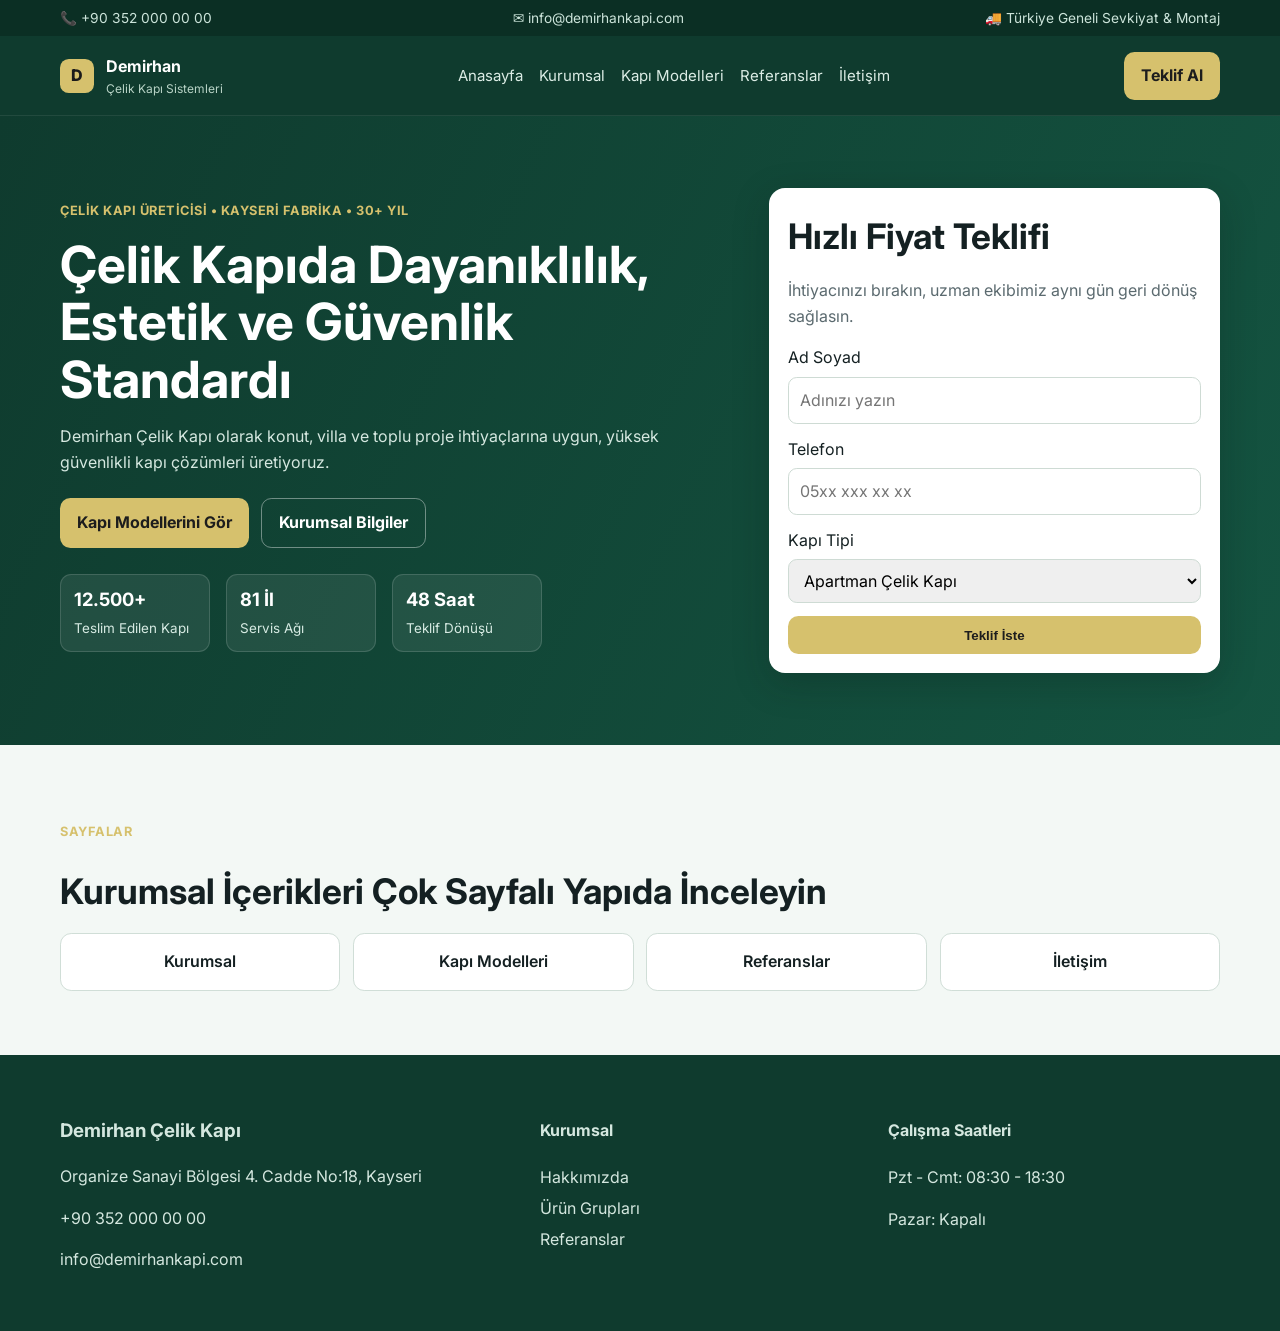
<file: index.html>
<!DOCTYPE html>
<html lang="tr">
  <head>
    <meta charset="UTF-8" />
    <meta name="viewport" content="width=device-width, initial-scale=1.0" />
    <title>Demirhan Çelik Kapı | Anasayfa</title>
    <meta name="description" content="Demirhan Çelik Kapı kurumsal web sitesi anasayfası." />
    <link rel="preconnect" href="https://fonts.googleapis.com" />
    <link rel="preconnect" href="https://fonts.gstatic.com" crossorigin />
    <link href="https://fonts.googleapis.com/css2?family=Inter:wght@400;500;600;700;800&display=swap" rel="stylesheet" />
    <link rel="stylesheet" href="styles.css" />
  </head>
  <body>
    <div class="contact-strip">
      <div class="container strip-inner">
        <span>📞 +90 352 000 00 00</span>
        <span>✉️ info@demirhankapi.com</span>
        <span>🚚 Türkiye Geneli Sevkiyat & Montaj</span>
      </div>
    </div>

    <header class="topbar">
      <div class="container topbar-inner">
        <a href="index.html" class="logo">
          <span class="logo-mark">D</span>
          <span><strong>Demirhan</strong><small>Çelik Kapı Sistemleri</small></span>
        </a>
        <nav class="nav-links">
          <a href="index.html">Anasayfa</a>
          <a href="kurumsal.html">Kurumsal</a>
          <a href="urunler.html">Kapı Modelleri</a>
          <a href="referanslar.html">Referanslar</a>
          <a href="iletisim.html">İletişim</a>
        </nav>
        <a href="iletisim.html" class="btn btn-primary">Teklif Al</a>
      </div>
    </header>

    <main>
      <section class="hero">
        <div class="container hero-grid">
          <div>
            <p class="tag">Çelik Kapı Üreticisi • Kayseri Fabrika • 30+ Yıl</p>
            <h1>Çelik Kapıda Dayanıklılık, Estetik ve Güvenlik Standardı</h1>
            <p class="hero-text">
              Demirhan Çelik Kapı olarak konut, villa ve toplu proje ihtiyaçlarına uygun, yüksek güvenlikli kapı çözümleri üretiyoruz.
            </p>
            <div class="hero-actions">
              <a href="urunler.html" class="btn btn-primary">Kapı Modellerini Gör</a>
              <a href="kurumsal.html" class="btn btn-outline">Kurumsal Bilgiler</a>
            </div>
            <ul class="stats">
              <li><strong>12.500+</strong><span>Teslim Edilen Kapı</span></li>
              <li><strong>81 İl</strong><span>Servis Ağı</span></li>
              <li><strong>48 Saat</strong><span>Teklif Dönüşü</span></li>
            </ul>
          </div>
          <aside class="hero-panel">
            <h2>Hızlı Fiyat Teklifi</h2>
            <p>İhtiyacınızı bırakın, uzman ekibimiz aynı gün geri dönüş sağlasın.</p>
            <form>
              <label>Ad Soyad<input type="text" placeholder="Adınızı yazın" /></label>
              <label>Telefon<input type="tel" placeholder="05xx xxx xx xx" /></label>
              <label>Kapı Tipi
                <select>
                  <option>Apartman Çelik Kapı</option>
                  <option>Villa Çelik Kapı</option>
                  <option>Yangın Kapısı</option>
                  <option>Proje / Toplu Alım</option>
                </select>
              </label>
              <button type="button" class="btn btn-primary full">Teklif İste</button>
            </form>
          </aside>
        </div>
      </section>

      <section class="section section-soft">
        <div class="container">
          <p class="section-label">Sayfalar</p>
          <h2>Kurumsal İçerikleri Çok Sayfalı Yapıda İnceleyin</h2>
          <div class="references">
            <a class="page-link" href="kurumsal.html">Kurumsal</a>
            <a class="page-link" href="urunler.html">Kapı Modelleri</a>
            <a class="page-link" href="referanslar.html">Referanslar</a>
            <a class="page-link" href="iletisim.html">İletişim</a>
          </div>
        </div>
      </section>
    </main>

    <footer class="footer">
      <div class="container footer-grid">
        <div>
          <h3>Demirhan Çelik Kapı</h3>
          <p>Organize Sanayi Bölgesi 4. Cadde No:18, Kayseri</p>
          <p>+90 352 000 00 00</p>
          <p>info@demirhankapi.com</p>
        </div>
        <div>
          <h4>Kurumsal</h4>
          <a href="kurumsal.html">Hakkımızda</a>
          <a href="urunler.html">Ürün Grupları</a>
          <a href="referanslar.html">Referanslar</a>
        </div>
        <div>
          <h4>Çalışma Saatleri</h4>
          <p>Pzt - Cmt: 08:30 - 18:30</p>
          <p>Pazar: Kapalı</p>
        </div>
      </div>
    </footer>
  </body>
</html>
</file>
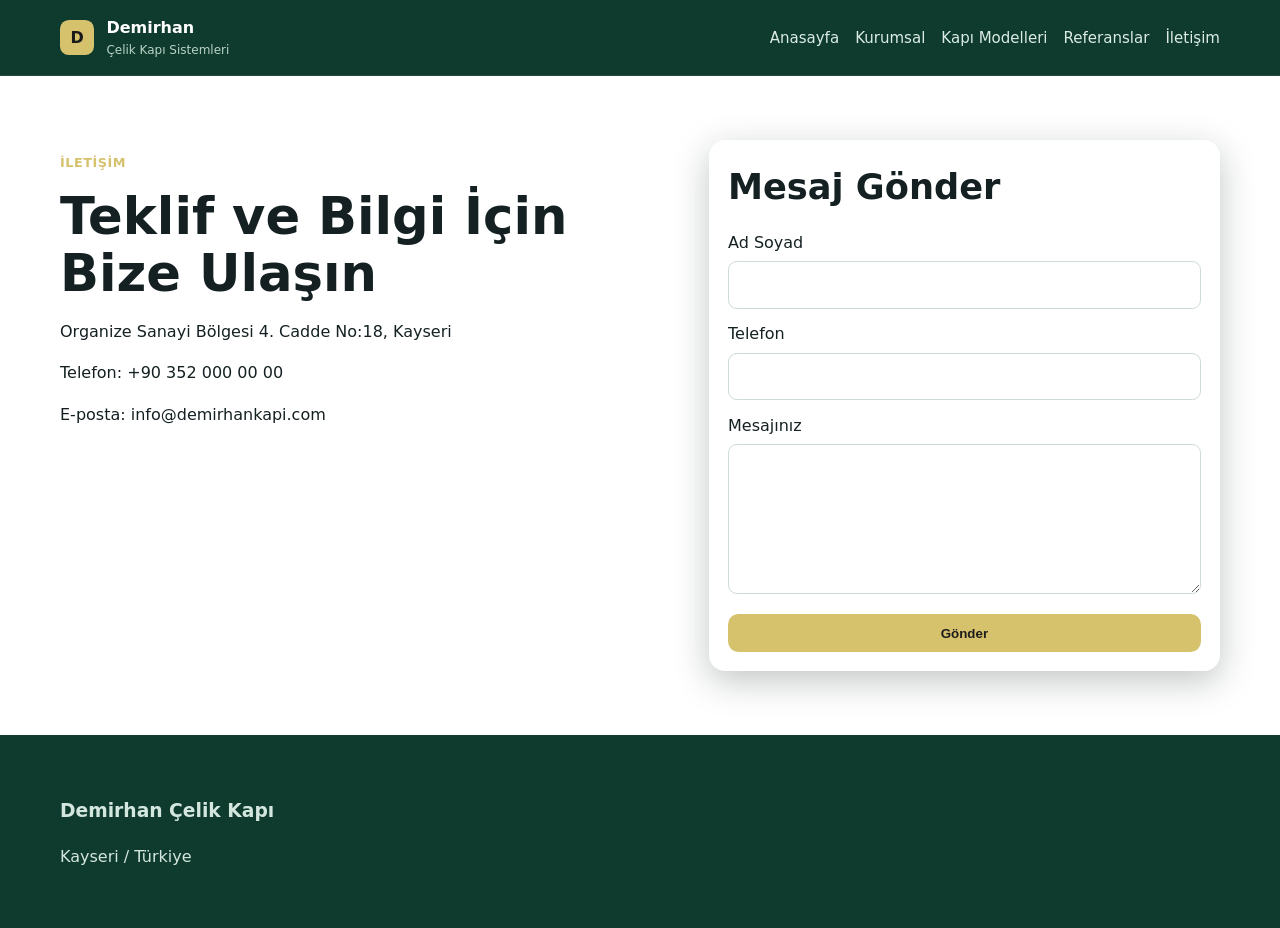
<file: iletisim.html>
<!DOCTYPE html>
<html lang="tr">
  <head>
    <meta charset="UTF-8" />
    <meta name="viewport" content="width=device-width, initial-scale=1.0" />
    <title>Demirhan Çelik Kapı | İletişim</title>
    <link rel="stylesheet" href="styles.css" />
  </head>
  <body>
    <header class="topbar"><div class="container topbar-inner"><a href="index.html" class="logo"><span class="logo-mark">D</span><span><strong>Demirhan</strong><small>Çelik Kapı Sistemleri</small></span></a><nav class="nav-links"><a href="index.html">Anasayfa</a><a href="kurumsal.html">Kurumsal</a><a href="urunler.html">Kapı Modelleri</a><a href="referanslar.html">Referanslar</a><a href="iletisim.html">İletişim</a></nav></div></header>
    <main>
      <section class="section"><div class="container about-grid"><div><p class="section-label">İletişim</p><h1>Teklif ve Bilgi İçin Bize Ulaşın</h1><p>Organize Sanayi Bölgesi 4. Cadde No:18, Kayseri</p><p>Telefon: +90 352 000 00 00</p><p>E-posta: info@demirhankapi.com</p></div><div class="hero-panel"><h2>Mesaj Gönder</h2><form><label>Ad Soyad<input type="text" /></label><label>Telefon<input type="tel" /></label><label>Mesajınız<textarea rows="5"></textarea></label><button type="button" class="btn btn-primary full">Gönder</button></form></div></div></section>
    </main>
    <footer class="footer"><div class="container footer-grid"><div><h3>Demirhan Çelik Kapı</h3><p>Kayseri / Türkiye</p></div></div></footer>
  </body>
</html>
</file>
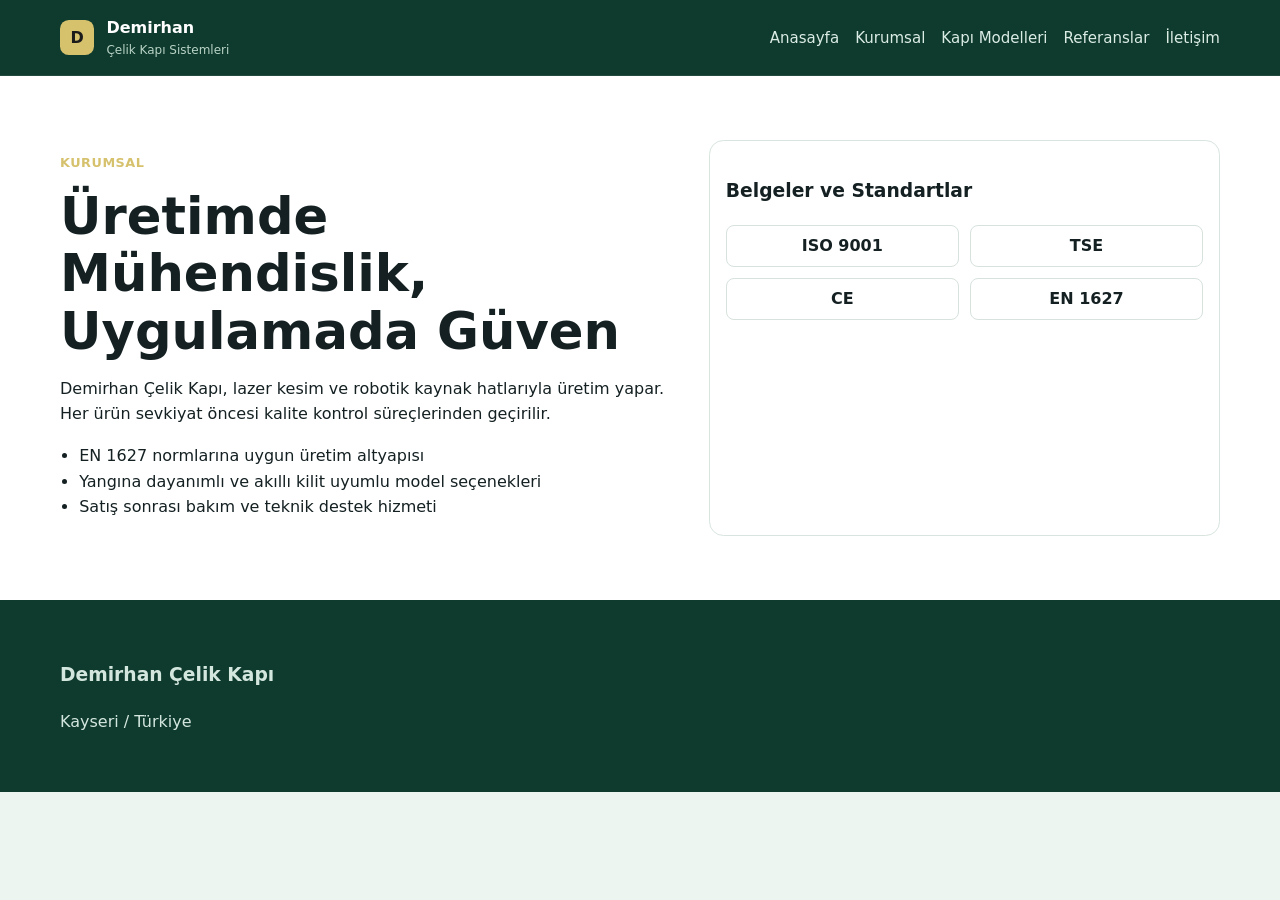
<file: kurumsal.html>
<!DOCTYPE html>
<html lang="tr">
  <head>
    <meta charset="UTF-8" />
    <meta name="viewport" content="width=device-width, initial-scale=1.0" />
    <title>Demirhan Çelik Kapı | Kurumsal</title>
    <link rel="stylesheet" href="styles.css" />
  </head>
  <body>
    <header class="topbar"><div class="container topbar-inner"><a href="index.html" class="logo"><span class="logo-mark">D</span><span><strong>Demirhan</strong><small>Çelik Kapı Sistemleri</small></span></a><nav class="nav-links"><a href="index.html">Anasayfa</a><a href="kurumsal.html">Kurumsal</a><a href="urunler.html">Kapı Modelleri</a><a href="referanslar.html">Referanslar</a><a href="iletisim.html">İletişim</a></nav></div></header>
    <main>
      <section class="section"><div class="container about-grid"><div><p class="section-label">Kurumsal</p><h1>Üretimde Mühendislik, Uygulamada Güven</h1><p>Demirhan Çelik Kapı, lazer kesim ve robotik kaynak hatlarıyla üretim yapar. Her ürün sevkiyat öncesi kalite kontrol süreçlerinden geçirilir.</p><ul class="list-check"><li>EN 1627 normlarına uygun üretim altyapısı</li><li>Yangına dayanımlı ve akıllı kilit uyumlu model seçenekleri</li><li>Satış sonrası bakım ve teknik destek hizmeti</li></ul></div><div class="cert-box"><h3>Belgeler ve Standartlar</h3><div class="cert-grid"><span>ISO 9001</span><span>TSE</span><span>CE</span><span>EN 1627</span></div></div></div></section>
    </main>
    <footer class="footer"><div class="container footer-grid"><div><h3>Demirhan Çelik Kapı</h3><p>Kayseri / Türkiye</p></div></div></footer>
  </body>
</html>
</file>
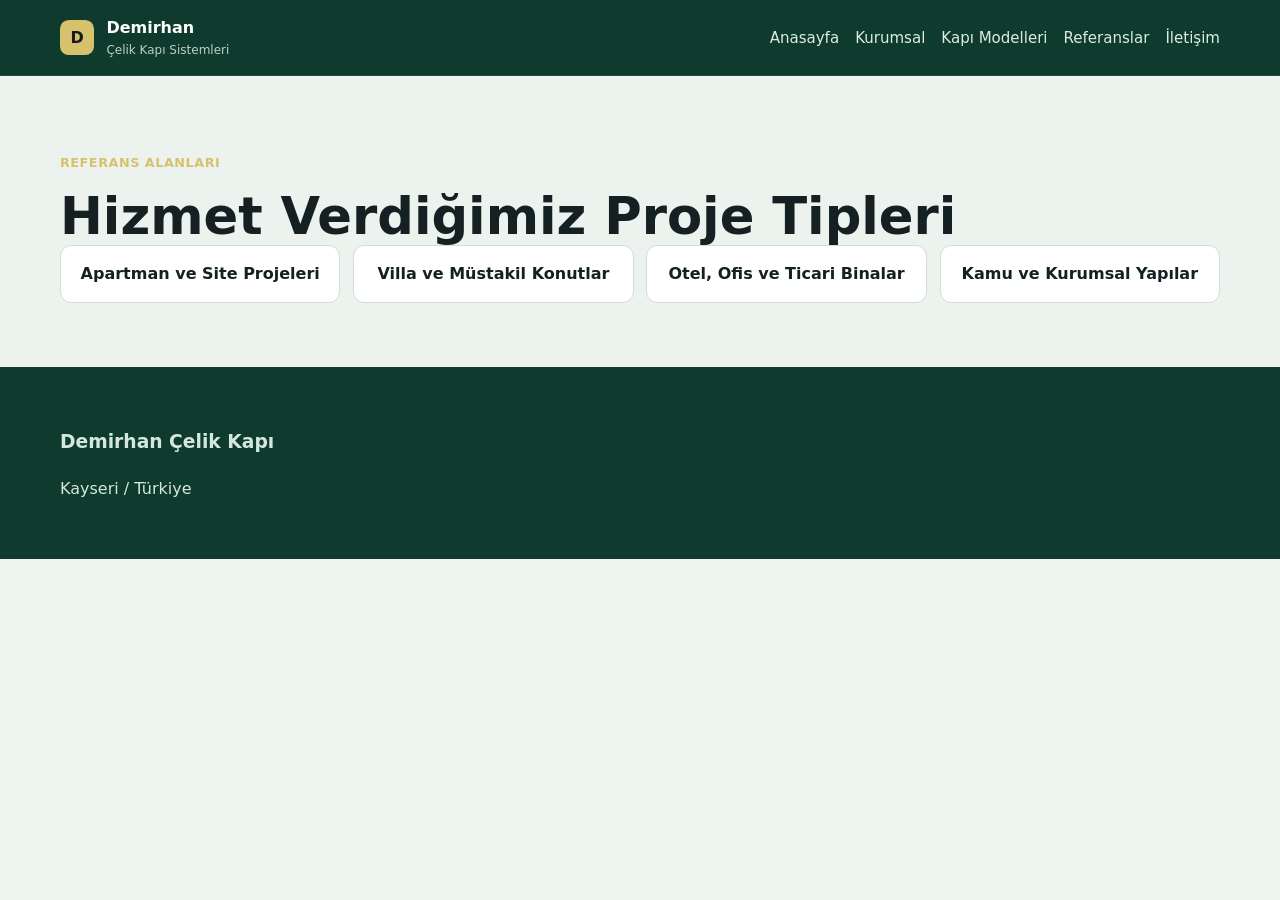
<file: referanslar.html>
<!DOCTYPE html>
<html lang="tr">
  <head>
    <meta charset="UTF-8" />
    <meta name="viewport" content="width=device-width, initial-scale=1.0" />
    <title>Demirhan Çelik Kapı | Referanslar</title>
    <link rel="stylesheet" href="styles.css" />
  </head>
  <body>
    <header class="topbar"><div class="container topbar-inner"><a href="index.html" class="logo"><span class="logo-mark">D</span><span><strong>Demirhan</strong><small>Çelik Kapı Sistemleri</small></span></a><nav class="nav-links"><a href="index.html">Anasayfa</a><a href="kurumsal.html">Kurumsal</a><a href="urunler.html">Kapı Modelleri</a><a href="referanslar.html">Referanslar</a><a href="iletisim.html">İletişim</a></nav></div></header>
    <main>
      <section class="section section-dark"><div class="container"><p class="section-label">Referans Alanları</p><h1>Hizmet Verdiğimiz Proje Tipleri</h1><div class="references"><div>Apartman ve Site Projeleri</div><div>Villa ve Müstakil Konutlar</div><div>Otel, Ofis ve Ticari Binalar</div><div>Kamu ve Kurumsal Yapılar</div></div></div></section>
    </main>
    <footer class="footer"><div class="container footer-grid"><div><h3>Demirhan Çelik Kapı</h3><p>Kayseri / Türkiye</p></div></div></footer>
  </body>
</html>
</file>
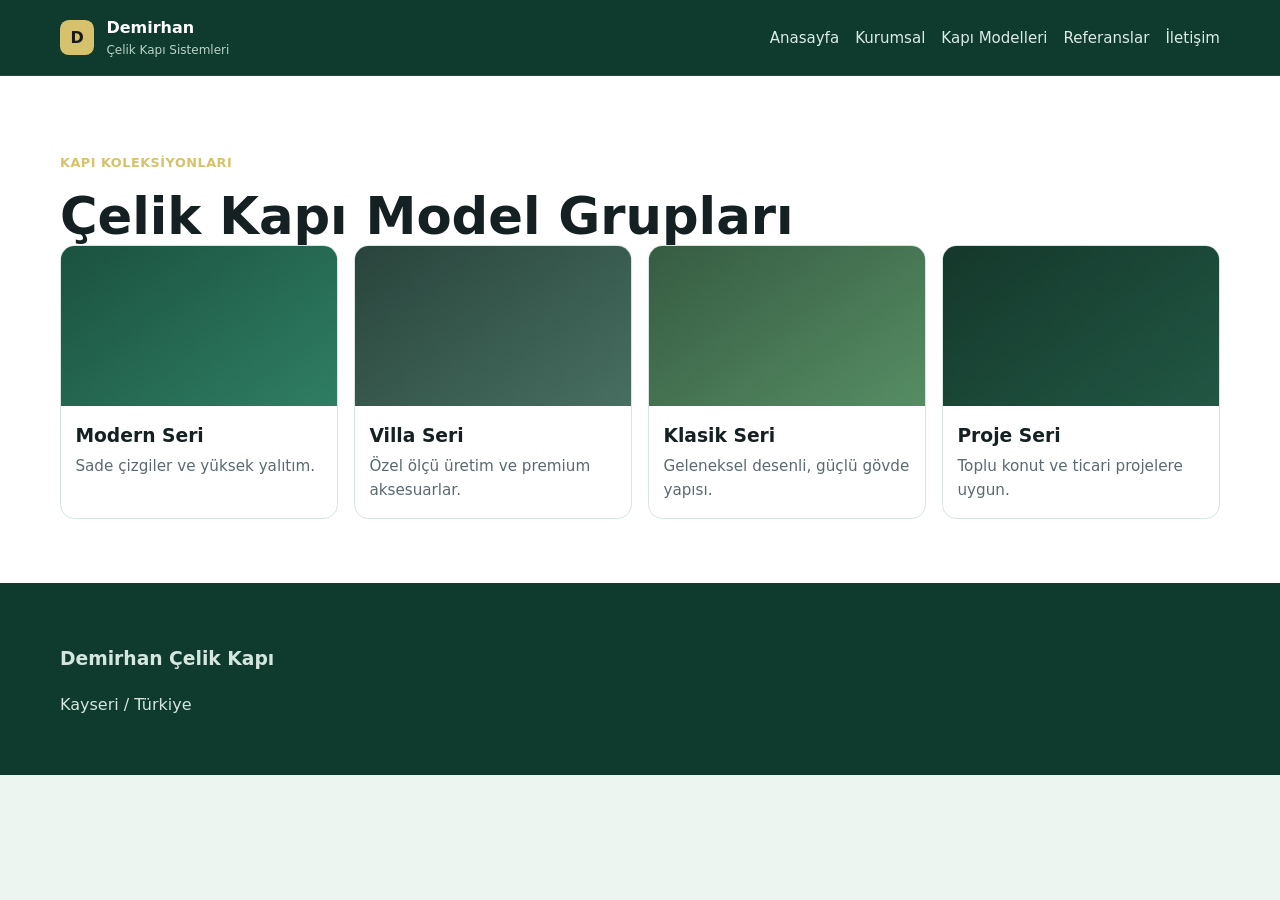
<file: urunler.html>
<!DOCTYPE html>
<html lang="tr">
  <head>
    <meta charset="UTF-8" />
    <meta name="viewport" content="width=device-width, initial-scale=1.0" />
    <title>Demirhan Çelik Kapı | Ürünler</title>
    <link rel="stylesheet" href="styles.css" />
  </head>
  <body>
    <header class="topbar"><div class="container topbar-inner"><a href="index.html" class="logo"><span class="logo-mark">D</span><span><strong>Demirhan</strong><small>Çelik Kapı Sistemleri</small></span></a><nav class="nav-links"><a href="index.html">Anasayfa</a><a href="kurumsal.html">Kurumsal</a><a href="urunler.html">Kapı Modelleri</a><a href="referanslar.html">Referanslar</a><a href="iletisim.html">İletişim</a></nav></div></header>
    <main>
      <section class="section"><div class="container"><p class="section-label">Kapı Koleksiyonları</p><h1>Çelik Kapı Model Grupları</h1><div class="catalog-grid"><article class="catalog-card"><div class="thumb thumb-1"></div><h3>Modern Seri</h3><p>Sade çizgiler ve yüksek yalıtım.</p></article><article class="catalog-card"><div class="thumb thumb-2"></div><h3>Villa Seri</h3><p>Özel ölçü üretim ve premium aksesuarlar.</p></article><article class="catalog-card"><div class="thumb thumb-3"></div><h3>Klasik Seri</h3><p>Geleneksel desenli, güçlü gövde yapısı.</p></article><article class="catalog-card"><div class="thumb thumb-4"></div><h3>Proje Seri</h3><p>Toplu konut ve ticari projelere uygun.</p></article></div></div></section>
    </main>
    <footer class="footer"><div class="container footer-grid"><div><h3>Demirhan Çelik Kapı</h3><p>Kayseri / Türkiye</p></div></div></footer>
  </body>
</html>
</file>
<file: styles.css>
:root {
  --green-900: #0f3b2e;
  --green-800: #145441;
  --green-700: #1d6a52;
  --green-100: #e7f2ed;
  --white: #ffffff;
  --ink: #142022;
  --muted: #5b6a6f;
  --line: #d8e5de;
  --gold: #d6c16d;
}

* {
  box-sizing: border-box;
}

body {
  margin: 0;
  font-family: "Inter", system-ui, -apple-system, Segoe UI, Roboto, sans-serif;
  color: var(--ink);
  background: #edf5f1;
  line-height: 1.6;
}

.container {
  width: min(1160px, 92vw);
  margin: 0 auto;
}

.contact-strip {
  background: #0b2f24;
  color: #cce4da;
  font-size: 0.86rem;
}

.strip-inner {
  display: flex;
  gap: 1rem;
  justify-content: space-between;
  padding: 0.45rem 0;
  flex-wrap: wrap;
}

.topbar {
  position: sticky;
  top: 0;
  z-index: 50;
  background: var(--green-900);
  border-bottom: 1px solid rgba(255, 255, 255, 0.08);
}

.topbar-inner {
  display: flex;
  align-items: center;
  justify-content: space-between;
  gap: 1rem;
  padding: 0.95rem 0;
}

.logo {
  color: var(--white);
  text-decoration: none;
  display: inline-flex;
  gap: 0.75rem;
  align-items: center;
}

.logo-mark {
  width: 2.15rem;
  height: 2.15rem;
  border-radius: 0.55rem;
  display: grid;
  place-items: center;
  background: var(--gold);
  color: #1a1a1a;
  font-weight: 800;
}

.logo small {
  display: block;
  color: #b8d3c6;
  font-size: 0.75rem;
}

.nav-links {
  display: flex;
  gap: 1rem;
}

.nav-links a {
  color: #dbece5;
  text-decoration: none;
  font-size: 0.94rem;
}

.hero {
  background: linear-gradient(115deg, var(--green-900), var(--green-800));
  color: var(--white);
  padding: 4.5rem 0;
}

.hero-grid {
  display: grid;
  grid-template-columns: 1.2fr 0.8fr;
  gap: 2rem;
}

.tag,
.section-label {
  display: inline-block;
  font-size: 0.8rem;
  text-transform: uppercase;
  letter-spacing: 0.04em;
  font-weight: 700;
  color: var(--gold);
  margin-bottom: 0.9rem;
}

h1 {
  font-size: clamp(2rem, 4vw, 3.3rem);
  line-height: 1.12;
  margin: 0;
}

h2 {
  margin: 0.35rem 0 0.9rem;
  font-size: clamp(1.5rem, 3vw, 2.2rem);
}

.hero-text {
  color: #d5e8e0;
  max-width: 62ch;
}

.hero-actions {
  display: flex;
  gap: 0.8rem;
  flex-wrap: wrap;
  margin: 1.4rem 0;
}

.btn {
  display: inline-flex;
  align-items: center;
  justify-content: center;
  border-radius: 0.65rem;
  text-decoration: none;
  font-weight: 700;
  padding: 0.72rem 1.05rem;
  border: 0;
  cursor: pointer;
}

.btn-primary {
  background: var(--gold);
  color: #1d1d1d;
}

.btn-outline {
  border: 1px solid rgba(255, 255, 255, 0.4);
  color: var(--white);
}

.stats {
  list-style: none;
  display: flex;
  gap: 1rem;
  flex-wrap: wrap;
  padding: 0;
  margin: 1.6rem 0 0;
}

.stats li {
  background: rgba(255, 255, 255, 0.08);
  border: 1px solid rgba(255, 255, 255, 0.14);
  border-radius: 0.7rem;
  padding: 0.65rem 0.8rem;
  min-width: 150px;
}

.stats strong {
  display: block;
  font-size: 1.15rem;
}

.stats span {
  font-size: 0.84rem;
  color: #d7ebe3;
}

.hero-panel {
  background: #ffffff;
  color: var(--ink);
  border-radius: 1rem;
  padding: 1.2rem;
  box-shadow: 0 10px 35px rgba(11, 29, 22, 0.25);
}

.hero-panel h2 {
  margin-top: 0;
}

.hero-panel p {
  margin-top: 0;
  color: var(--muted);
}

.hero-panel form {
  display: grid;
  gap: 0.8rem;
}

input,
select,
textarea {
  margin-top: 0.35rem;
  width: 100%;
  border: 1px solid #cedbd4;
  border-radius: 0.55rem;
  padding: 0.62rem 0.7rem;
  font: inherit;
}

.full {
  width: 100%;
}

.section {
  padding: 4rem 0;
  background: var(--white);
}

.section-soft {
  background: #f3f8f5;
}

.section-dark {
  background: #ecf3ef;
}

.catalog-grid {
  display: grid;
  grid-template-columns: repeat(4, 1fr);
  gap: 1rem;
}

.catalog-card {
  border: 1px solid var(--line);
  border-radius: 0.9rem;
  background: #fff;
  overflow: hidden;
}

.catalog-card h3,
.catalog-card p {
  padding: 0 0.9rem;
}

.catalog-card h3 {
  margin: 0.9rem 0 0.2rem;
}

.catalog-card p {
  color: var(--muted);
  margin: 0 0 1rem;
  font-size: 0.95rem;
}

.thumb {
  height: 160px;
  background: linear-gradient(145deg, #1b5240, #2f7e63);
}

.thumb-2 {
  background: linear-gradient(145deg, #29443c, #476f61);
}

.thumb-3 {
  background: linear-gradient(145deg, #365c42, #568d64);
}

.thumb-4 {
  background: linear-gradient(145deg, #14382b, #225744);
}

.about-grid {
  display: grid;
  grid-template-columns: 1.1fr 0.9fr;
  gap: 1.5rem;
}

.list-check {
  padding-left: 1.2rem;
}

.cert-box {
  border: 1px solid var(--line);
  border-radius: 0.9rem;
  background: #fff;
  padding: 1rem;
}

.cert-grid {
  display: grid;
  grid-template-columns: repeat(2, 1fr);
  gap: 0.7rem;
}

.cert-grid span {
  text-align: center;
  border: 1px solid #d6e2db;
  border-radius: 0.5rem;
  padding: 0.45rem;
  font-weight: 700;
}

.steps {
  display: grid;
  grid-template-columns: repeat(4, 1fr);
  gap: 0.9rem;
}

.steps article {
  background: #fff;
  border: 1px solid var(--line);
  border-radius: 0.75rem;
  padding: 0.9rem;
}

.steps strong {
  width: 1.85rem;
  height: 1.85rem;
  border-radius: 50%;
  display: grid;
  place-items: center;
  background: var(--green-800);
  color: #fff;
}

.steps h3 {
  margin: 0.55rem 0 0.25rem;
  font-size: 1rem;
}

.steps p {
  margin: 0;
  color: var(--muted);
  font-size: 0.93rem;
}

.references {
  display: grid;
  grid-template-columns: repeat(4, 1fr);
  gap: 0.8rem;
}

.references div {
  border: 1px solid #d0ded7;
  background: #fff;
  border-radius: 0.7rem;
  padding: 0.95rem;
  text-align: center;
  font-weight: 600;
}

.footer {
  background: var(--green-900);
  color: #d4e7df;
  padding: 2.6rem 0;
}

.footer-grid {
  display: grid;
  grid-template-columns: 1.4fr 1fr 1fr;
  gap: 1rem;
}

.footer a {
  color: #d4e7df;
  text-decoration: none;
  display: block;
  margin-bottom: 0.35rem;
}

@media (max-width: 980px) {
  .hero-grid,
  .about-grid,
  .catalog-grid,
  .steps,
  .references,
  .footer-grid {
    grid-template-columns: 1fr;
  }

  .nav-links {
    display: none;
  }
}


.page-link {
  border: 1px solid #d0ded7;
  background: #fff;
  border-radius: 0.7rem;
  padding: 0.95rem;
  text-align: center;
  font-weight: 600;
  text-decoration: none;
  color: var(--ink);
}
</file>
